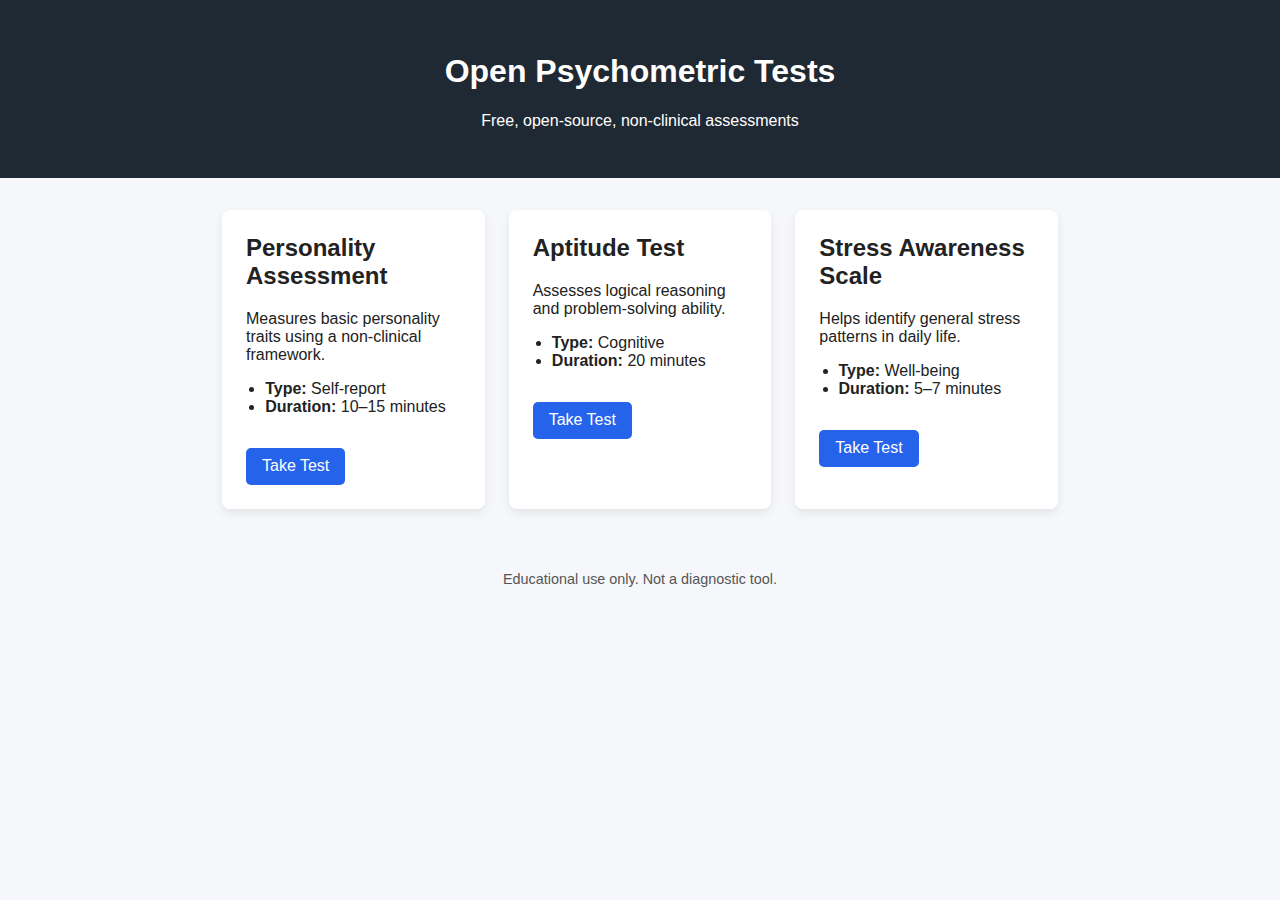
<file: index.html>
<!DOCTYPE html>
<html lang="en">
<head>
  <meta charset="UTF-8" />
  <title>Open Psychometric Tests</title>
  <meta name="viewport" content="width=device-width, initial-scale=1.0">
  <link rel="stylesheet" href="style.css">
</head>
<body>

  <header>
    <h1>Open Psychometric Tests</h1>
    <p>Free, open-source, non-clinical assessments</p>
  </header>

  <main id="test-container">
    <!-- Tests will be injected here -->
  </main>

  <footer>
    <p>
      Educational use only. Not a diagnostic tool.
    </p>
  </footer>

  <script src="tests.js"></script>
</body>
</html>
</file>
<file: style.css>
* {
  box-sizing: border-box;
  font-family: Arial, sans-serif;
}

body {
  margin: 0;
  background: #f5f7fa;
  color: #222;
}

header {
  text-align: center;
  padding: 2rem;
  background: #1f2933;
  color: white;
}

main {
  max-width: 900px;
  margin: auto;
  padding: 2rem;
  display: grid;
  grid-template-columns: repeat(auto-fit, minmax(250px, 1fr));
  gap: 1.5rem;
}

.test-card {
  background: white;
  padding: 1.5rem;
  border-radius: 8px;
  box-shadow: 0 4px 10px rgba(0,0,0,0.08);
}

.test-card h2 {
  margin-top: 0;
}

.test-card ul {
  padding-left: 1.2rem;
}

.btn {
  display: inline-block;
  margin-top: 1rem;
  padding: 0.6rem 1rem;
  background: #2563eb;
  color: white;
  text-decoration: none;
  border-radius: 5px;
}

.btn:hover {
  background: #1d4ed8;
}

footer {
  text-align: center;
  padding: 1rem;
  font-size: 0.9rem;
  color: #555;
}
</file>
